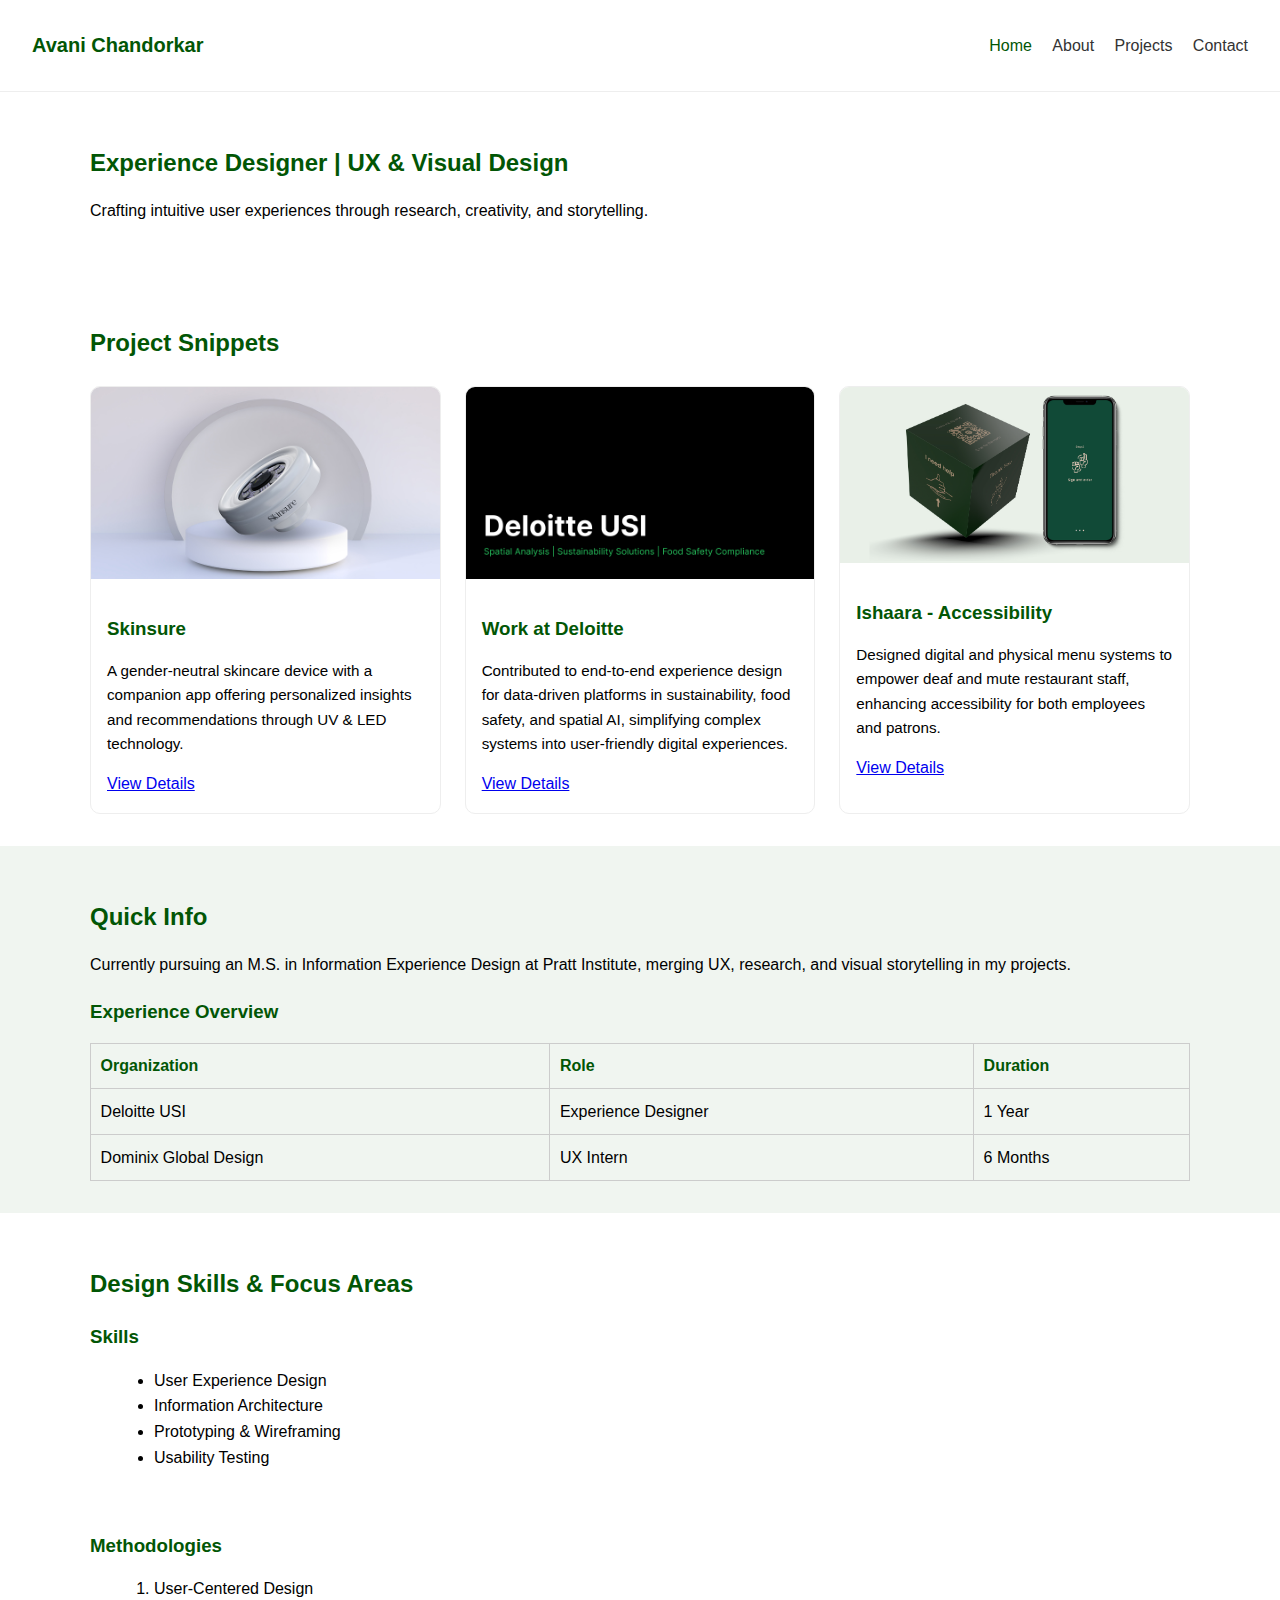
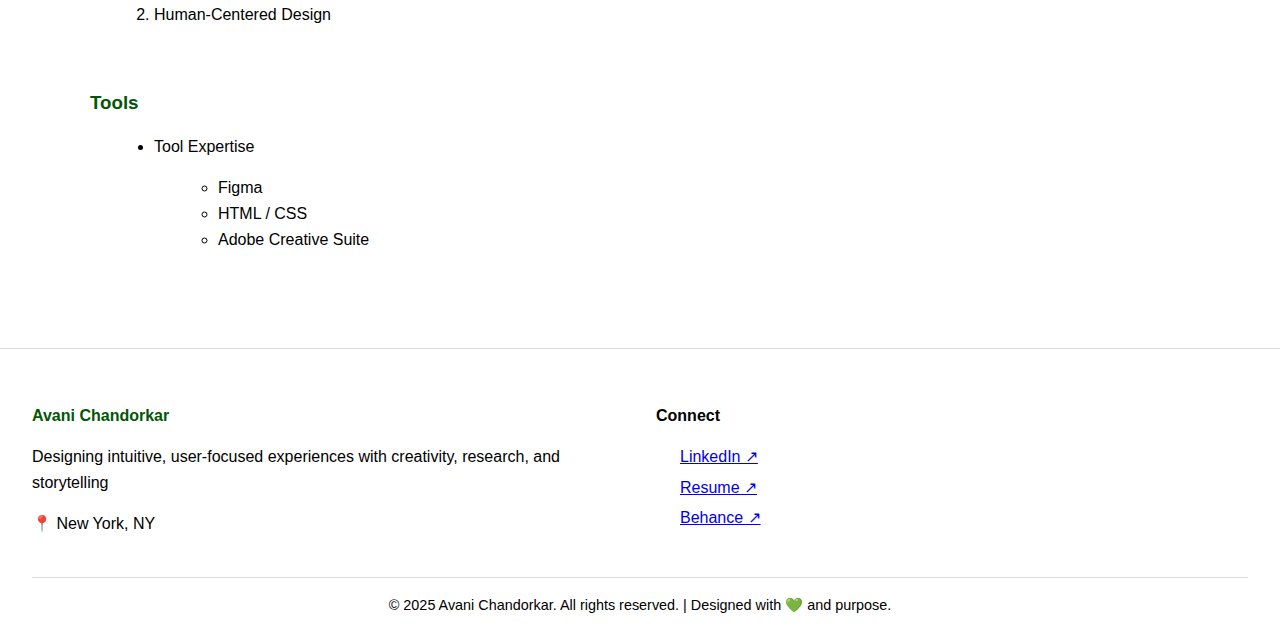
<file: index.html>
<!DOCTYPE html>
<html lang="en">
<head>


<meta charset="UTF-8">
<meta name="viewport" content="width=device-width">
<title>Avani Chandork | Experience Designer</title>
<link rel="stylesheet" href="mystyle.css">


  <!-- Acknowledgement: All textual content has been paraphrased through AI. Some concepts that are not covered in class are referenced from w3schools.com -->
</head>
<body>

<header class="header-bar">
  <div class="header-inner-container">
    <h1 class="site-logo">Avani Chandorkar</h1>
    <nav class="site-nav">
      <a href="index.html" class="nav-link active">Home</a>
      <a href="about.html" class="nav-link">About</a>
      <a href="projects.html" class="nav-link">Projects</a>
      <a href="contact.html" class="nav-link">Contact</a>
    </nav>
  </div>
</header>

<section class="main-hero">
  <div class="content-container">
    <h2 class="hero-title">Experience Designer | UX & Visual Design</h2>
    <p class="hero-subtitle">Crafting intuitive user experiences through research, creativity, and storytelling.</p>
  </div>
</section>

<section class="projects-preview">
<div class="content-container">
  <h2>Project Snippets</h2>

  <div class="project project-cards">
    <div class="project-card">
      <img src="Skinsure.jpg" alt="Skinsure">
      <div class="project-info">
        <h3>Skinsure</h3>
        <p>A gender-neutral skincare device with a companion app offering personalized insights and recommendations through UV & LED technology.</p>
        <a href="projects.html#foodsafety" class="project-btn">View Details</a>
      </div>
  </div>

<div class="project-card">
  <img src="DeloitteUSI.jpg" alt="Deloitte">
  <div class="project-info">
    <h3>Work at Deloitte</h3>
    <p>Contributed to end-to-end experience design for data-driven platforms in sustainability, food safety, and spatial AI, simplifying complex systems into user-friendly digital experiences.</p>
    <a href="projects.html#spatial" class="project-btn">View Details</a>
  </div>
</div>
    
      <div class="project-card">
        <img src="Ishaara.jpg" alt="Ishaara">
        <div class="project-info">
          <h3>Ishaara - Accessibility</h3>
          <p>Designed digital and physical menu systems to empower deaf and mute restaurant staff, enhancing accessibility for both employees and patrons.</p>
          <a href="projects.html#sustainability" class="project-btn">View Details</a>
        </div>
      </div>
    </div>
  </div>
</section>

<section class="quick-info" style="background-color:#F0F5F0;">
  <div class="content-container">
    <h2>Quick Info</h2>
    <p>Currently pursuing an M.S. in Information Experience Design at Pratt Institute, merging UX, research, and visual storytelling in my projects.</p>

    <h3>Experience Overview</h3>
    <table>
      <thead>
        <tr>
          <th>Organization</th>
          <th>Role</th>
          <th>Duration</th>
        </tr>
      </thead>
      <tbody>
        <tr>
          <td>Deloitte USI</td>
          <td>Experience Designer</td>
          <td>1 Year</td>
        </tr>
        <tr>
          <td>Dominix Global Design</td>
          <td>UX Intern</td>
          <td>6 Months</td>
        </tr>
      </tbody>
    </table>
  </div>
</section>

<section class="skills-section">
  <div class="content-container">
    <h2>Design Skills & Focus Areas</h2>

    <h3>Skills</h3>
    <ul>
      <li>User Experience Design</li>
      <li>Information Architecture</li>
      <li>Prototyping & Wireframing</li>
      <li>Usability Testing</li>
    </ul>
<br>
    <h3>Methodologies</h3>
    <ol>
      <li>User-Centered Design</li>
      <li>Human-Centered Design</li>
    </ol>
<br>
    <h3>Tools</h3>
    <ul>
      <li>Tool Expertise
        <ul>
          <li>Figma</li>
          <li>HTML / CSS</li>
          <li>Adobe Creative Suite</li>
        </ul>
      </li>
    </ul>
  </div>
</section>

<footer class="footer-bar">
<div class="footer-inner">
  <div class="footer-section">
    <h4 style="color: #025605;">Avani Chandorkar</h4>
    <p>Designing intuitive, user-focused experiences with creativity, research, and storytelling</p>
    <p>📍 New York, NY</p> 
    <!-- Emoji enetered with CMD+CTRL+SPACE on MAC -->
  </div>

  <div class="footer-section">
    <h4>Connect</h4>
    <ul>
      <li><a href="#">LinkedIn ↗</a></li>
      <li><a href="#">Resume ↗</a></li>
      <li><a href="#">Behance ↗</a></li>
    </ul>
  </div>
</div>

<p class="footer-note">© 2025 Avani Chandorkar. All rights reserved. | Designed with 💚 and purpose.</p> 
<!-- Emoji entered with CMD+CTRL+SPACE on Mac -->
 </footer>

 </body>
 </html>
</file>
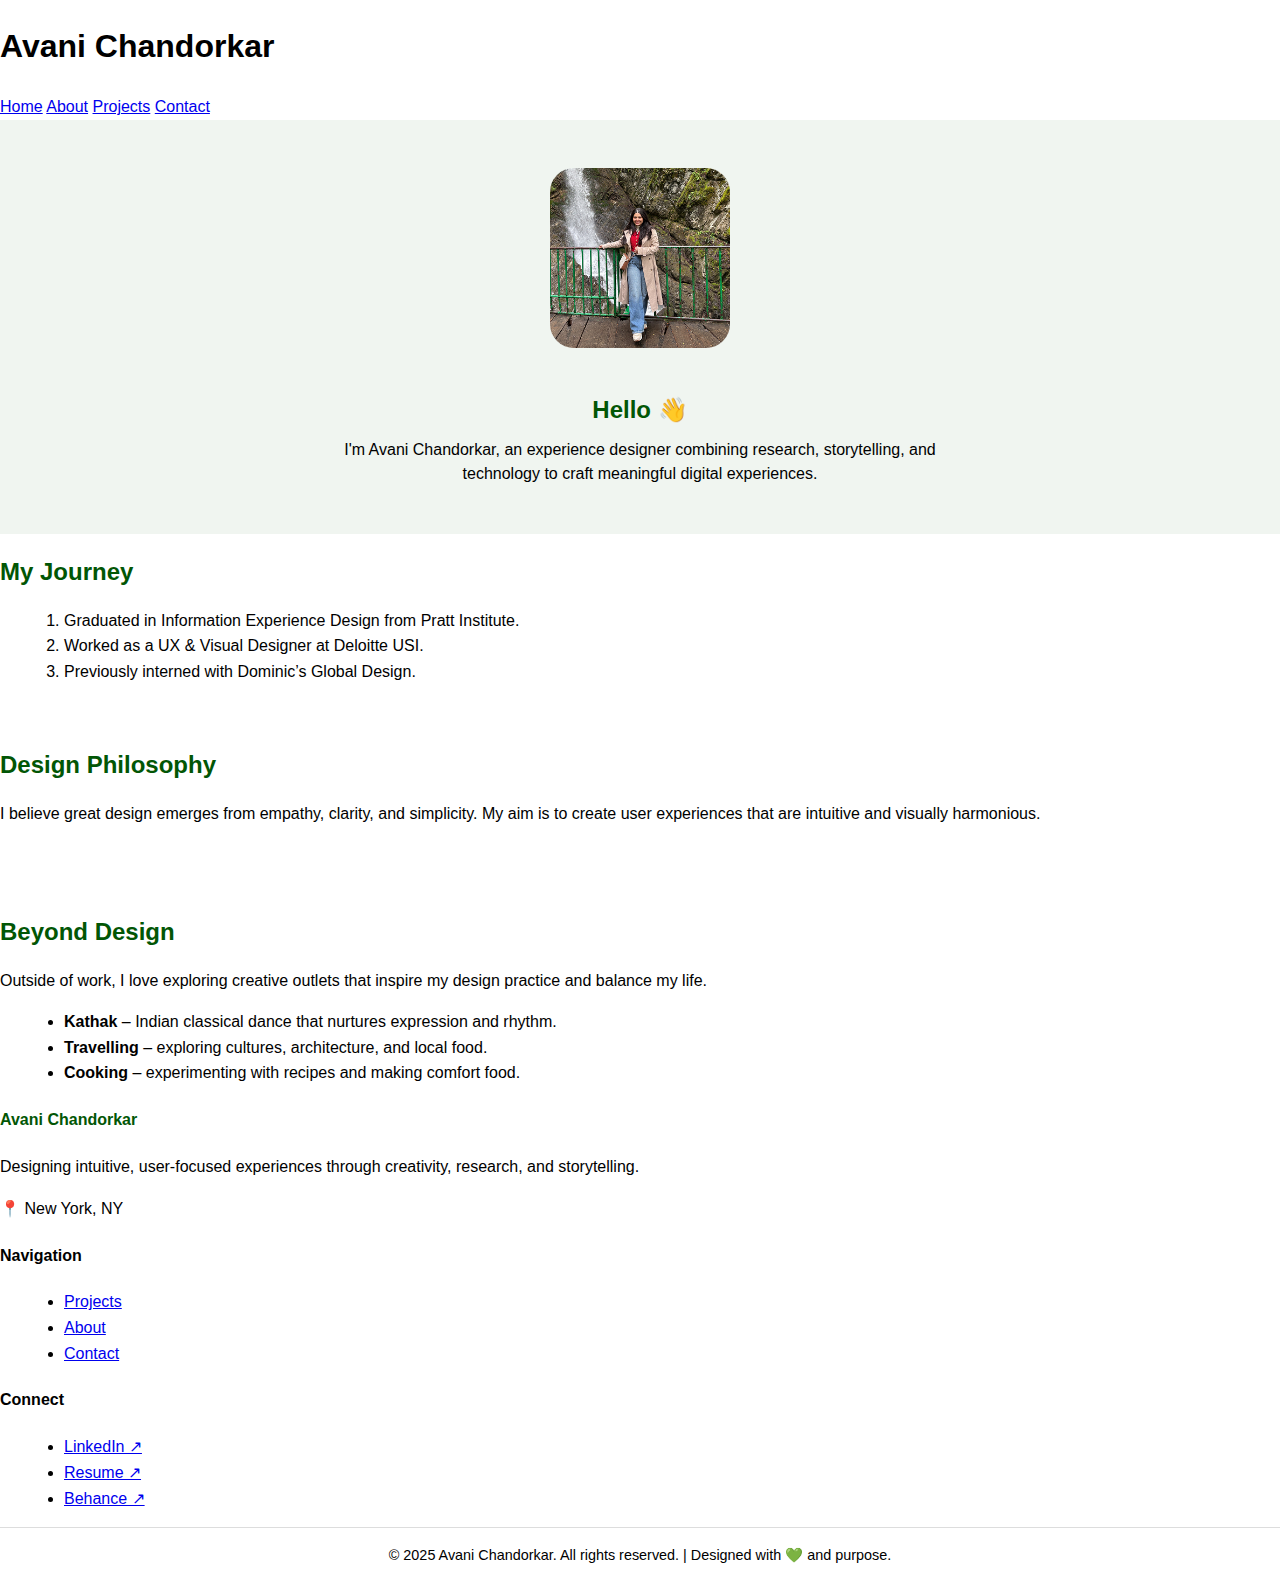
<file: about.html>
<!DOCTYPE html>
<html lang="en">
<head>
  <meta charset="UTF-8">
  <meta name="viewport" content="width=device-width, initial-scale=1.0">
  <title>About | Avani Chandorkar</title>
  <link rel="stylesheet" href="mystyle.css">
  <!-- Acknowledgement: All textual content on this page has been paraphrased with AI assistance. 
Some concepts or code examples not covered in class have been referenced from w3schools.com.  -->
</head>
<body>

  <header class="site-header">
    <div class="container header-inner">
      <h1 class="logo">Avani Chandorkar</h1>
      <nav class="main-nav">
        <a href="index.html">Home</a>
        <a href="about.html" class="active">About</a>
        <a href="projects.html">Projects</a>
        <a href="contact.html">Contact</a>
      </nav>
    </div>
  </header>


  <section class="hero-section" style="background:#F0F5F0;">
    <div class="container about-hero">
      <img src="Me.jpg" alt="Avani Chandorkar" class="about-photo">
      <div class="about-intro">
        <h2>Hello 👋</h2>
        <p>I'm Avani Chandorkar, an experience designer combining research, storytelling, and technology to craft meaningful digital experiences.</p>
      </div>
    </div>
  </section>

 
  <section class="container">
    <h2>My Journey</h2>
    <ol>
      <li>Graduated in Information Experience Design from Pratt Institute.</li>
      <li>Worked as a UX & Visual Designer at Deloitte USI.</li>
      <li>Previously interned with Dominic’s Global Design.</li>
    </ol>

    <br>

    <h2>Design Philosophy</h2>
    <p>I believe great design emerges from empathy, clarity, and simplicity. My aim is to create user experiences that are intuitive and visually harmonious.</p>

    <br><br>

    <h2>Beyond Design</h2>
    <p>Outside of work, I love exploring creative outlets that inspire my design practice and balance my life.</p>

    <ul>
      <li><strong>Kathak</strong> – Indian classical dance that nurtures expression and rhythm.</li>
      <li><strong>Travelling</strong> – exploring cultures, architecture, and local food.</li>
      <li><strong>Cooking</strong> – experimenting with recipes and making comfort food.</li>
    </ul>
  </section>


  <footer id="footer">
    <div class="container footer-grid">
      <div>
        <h4 style="color:#025605;">Avani Chandorkar</h4>
        <p>Designing intuitive, user-focused experiences through creativity, research, and storytelling.</p>
        <p>📍 New York, NY</p>
      </div>
      <div>
        <h4>Navigation</h4>
        <ul>
          <li><a href="index.html">Projects</a></li>
          <li><a href="about.html">About</a></li>
          <li><a href="contact.html">Contact</a></li>
        </ul>
      </div>
      <div>
        <h4>Connect</h4>
        <ul>
          <li><a href="#">LinkedIn ↗</a></li>
          <li><a href="#">Resume ↗</a></li>
          <li><a href="#">Behance ↗</a></li>
        </ul>
      </div>
    </div>
    <p class="footer-note">© 2025 Avani Chandorkar. All rights reserved. | Designed with 💚 and purpose.</p>
  </footer>

</body>
</html>
</file>
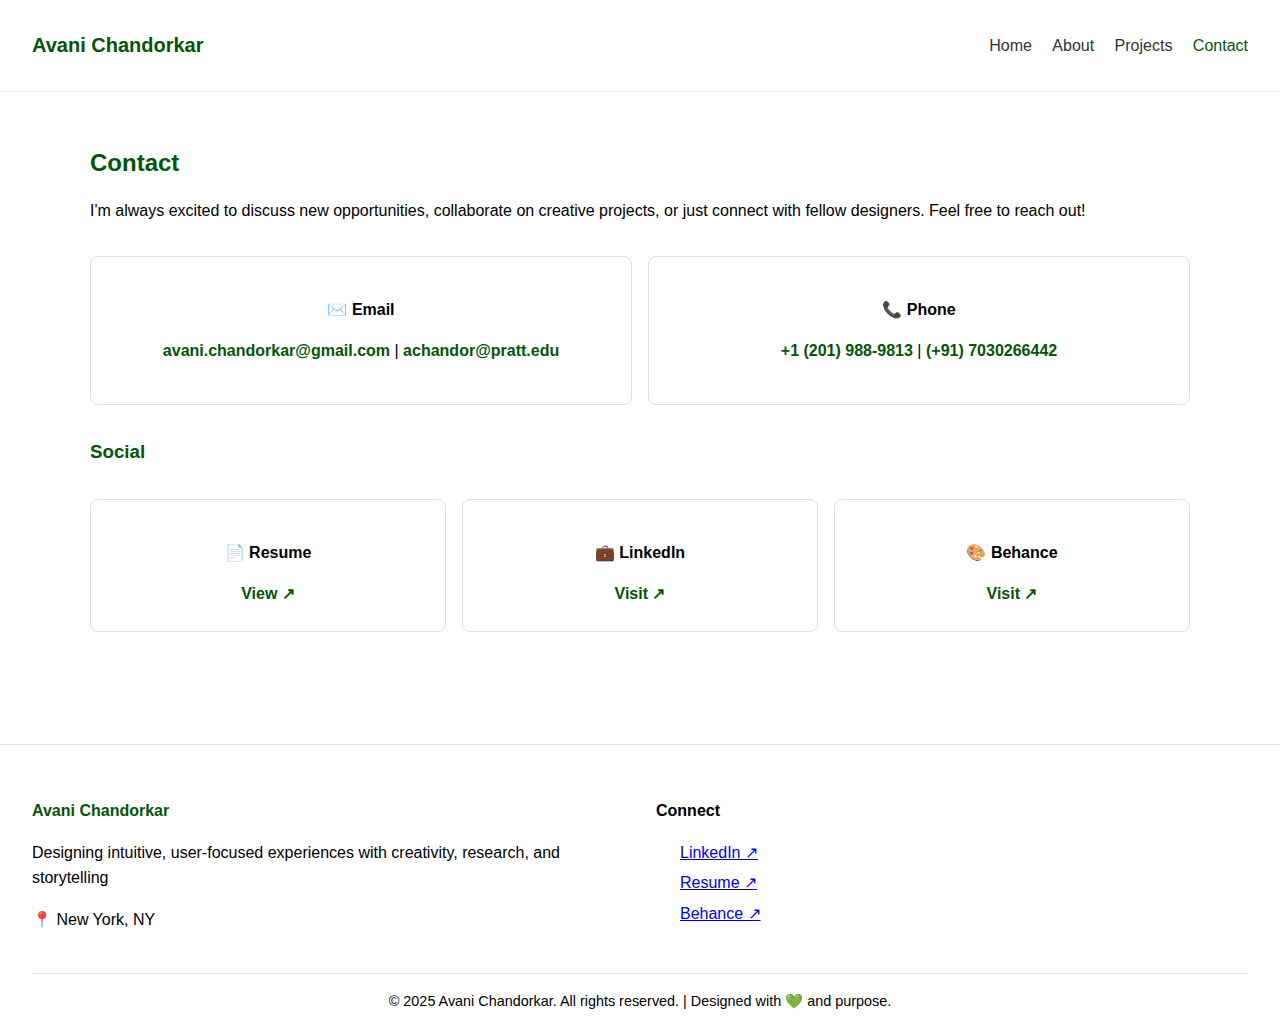
<file: contact.html>
<!DOCTYPE html>
<html lang="en">
<head>
  <meta charset="UTF-8">
  <meta name="viewport" content="width=device-width">
  <title>Contact | Avani Chandorkar</title>
  <link rel="stylesheet" href="mystyle.css">
  
  <!-- Acknowledgement: All textual content on this page has been paraphrased with AI assistance. 
Some concepts or code examples that are not covered in class have been referenced from w3schools.com. -->

</head>
<body>


  <header class="header-bar">
  <div class="header-inner-container">
    <h1 class="site-logo">Avani Chandorkar</h1>
    <nav class="site-nav">
      <a href="index.html" class="nav-link">Home</a>
      <a href="about.html">About</a>
      <a href="projects.html" class="nav-link">Projects</a>
      <a href="contact.html" class="active">Contact</a>
    </nav>
  </div>
</header>


  <div class="content-container contact-page">
    <div class="section-title">
      <h2 style="color:#025605;">Contact</h2>
    </div>
    <p>I'm always excited to discuss new opportunities, collaborate on creative projects, or just connect with fellow designers. Feel free to reach out!</p>


    <div class="contact-cards">
      <div class="contact-card">
        <!-- Emoji used: ✉️ via cmd+ctrl+space on Mac -->
        <p>✉️ <strong>Email</strong></p>
        <p>
          <a href="mailto:avani.chandorkar@gmail.com">avani.chandorkar@gmail.com</a> | 
          <a href="mailto:achandor@pratt.edu">achandor@pratt.edu</a>
        </p>
      </div>

      <div class="contact-card">
        <!-- Emoji used: 📞 via cmd+ctrl+space on Mac -->
        <p>📞 <strong>Phone</strong></p>
        <p>
          <a href="tel:+12019889813">+1 (201) 988-9813</a> | 
          <a href="tel:+917030266442">(+91) 7030266442</a>
        </p>
      </div>
    </div>

  
    <div class="section-title">
      <h3>Social</h3>
    </div>
    <div class="social-cards">
      <div class="social-card">
        <!-- Emoji used: 📄 via cmd+ctrl+space on Mac -->
        <p>📄 <strong>Resume</strong></p>
        <a href="#" target="_blank">View ↗</a>
      </div>

      <div class="social-card">
        <!-- Emoji used: 💼 via cmd+ctrl+space on Mac -->
        <p>💼 <strong>LinkedIn</strong></p>
        <a href="#" target="_blank">Visit ↗</a>
      </div>

      <div class="social-card">
        <!-- Emoji used: 🎨 via cmd+ctrl+space on Mac -->
        <p>🎨 <strong>Behance</strong></p>
        <a href="#" target="_blank">Visit ↗</a>
      </div>
    </div>
  </div>


 <footer class="footer-bar">
<div class="footer-inner">
  <div class="footer-section">
    <h4 style="color: #025605;">Avani Chandorkar</h4>
    <p>Designing intuitive, user-focused experiences with creativity, research, and storytelling</p>
    <p>📍 New York, NY</p> 
    <!-- Emoji enetered with CMD+CTRL+SPACE on MAC -->
  </div>

  <div class="footer-section">
    <h4>Connect</h4>
    <ul>
      <li><a href="#">LinkedIn ↗</a></li>
      <li><a href="#">Resume ↗</a></li>
      <li><a href="#">Behance ↗</a></li>
    </ul>
  </div>
</div>

<p class="footer-note">© 2025 Avani Chandorkar. All rights reserved. | Designed with 💚 and purpose.</p> 
<!-- Emoji entered with CMD+CTRL+SPACE on Mac -->
 </footer>

 </body>
 </html>
</file>
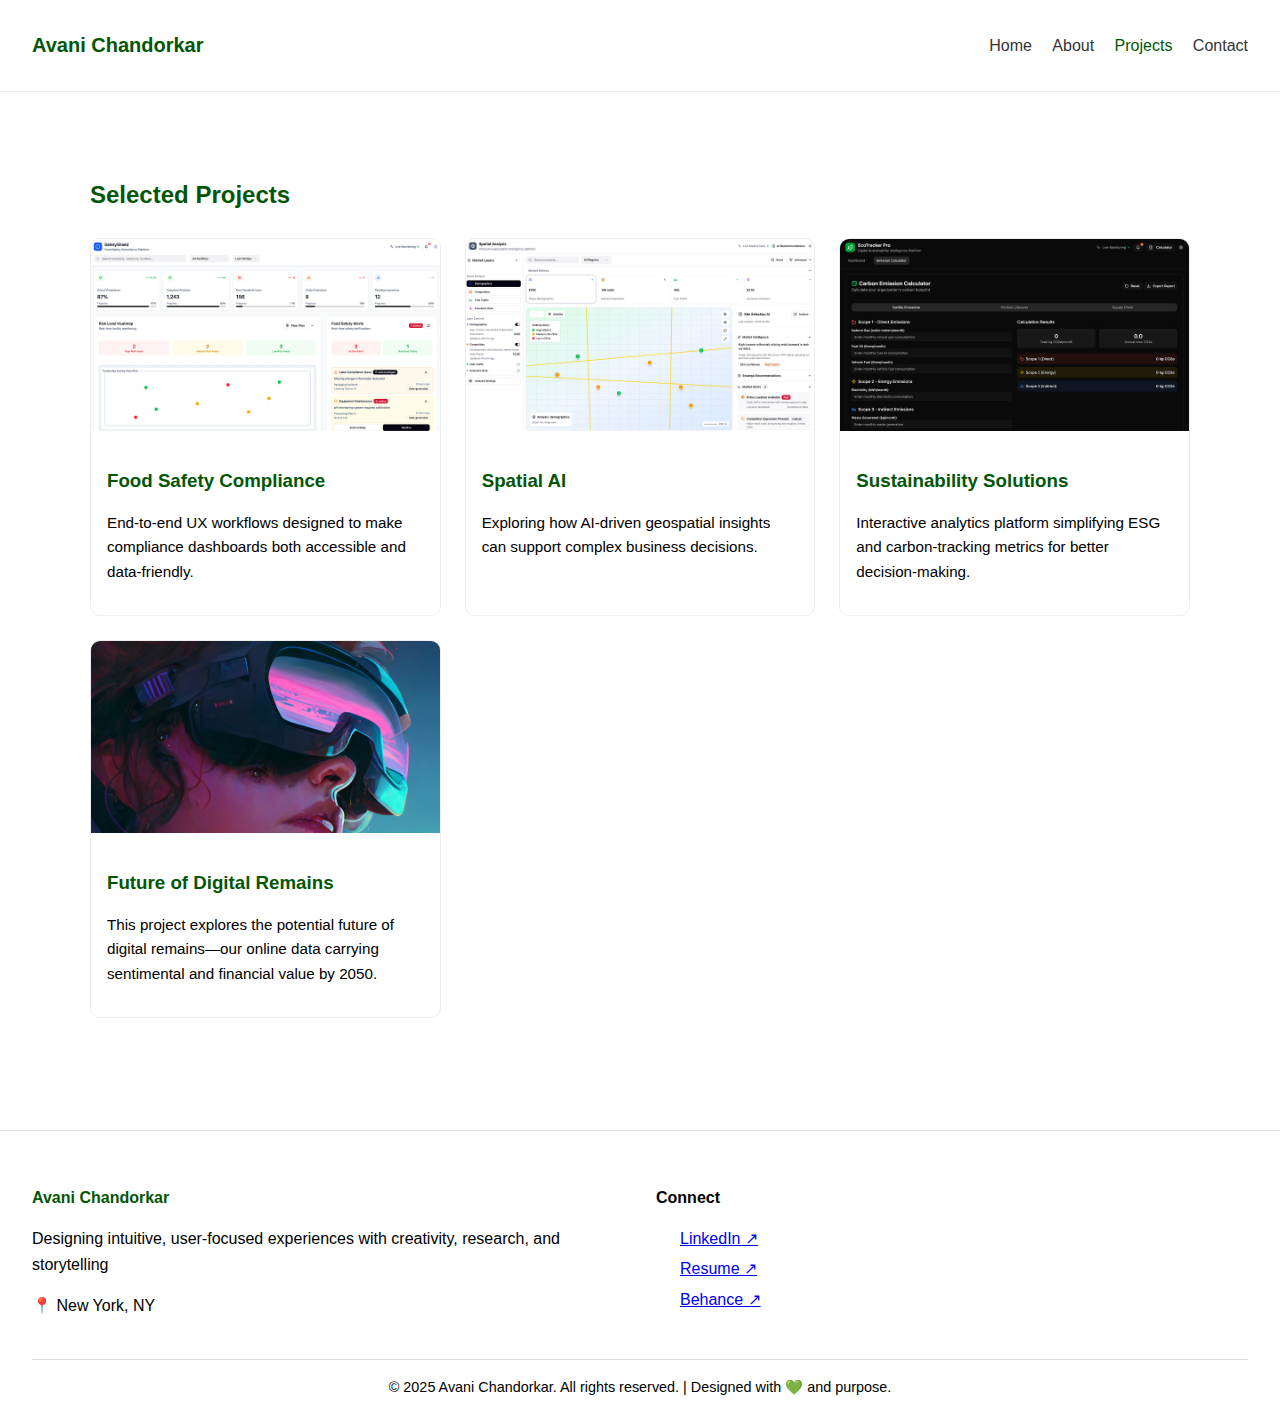
<file: projects.html>
<!DOCTYPE html>
<html lang="en">
<head>


<meta charset="UTF-8">
<meta name="viewport" content="width=device-width">
<title>Avani Chandorkar | Experience Designer</title>
<link rel="stylesheet" href="mystyle.css">


  <!-- Acknowledgement: All textual content has been paraphrased through AI. Some concepts that are not covered in class are referenced from w3schools.com -->
</head>
<body>


<header class="header-bar">
  <div class="header-inner-container">
    <h1 class="site-logo">Avani Chandorkar</h1>
    <nav class="site-nav">
      <a href="index.html" class="nav-link">Home</a>
      <a href="about.html" class="nav-link">About</a>
      <a href="projects.html" class="nav-link active">Projects</a>
      <a href="contact.html" class="nav-link">Contact</a>
    </nav>
  </div>
  
</header>

<section class="projects-section">
  <div class="content-container">
    <h2>Selected Projects</h2>

    <div class="project-cards">
      <div class="project-card">
        <img src="Food_Compliance.jpg" alt="Food Safety Compliance mockup">
        <div class="project-info">
          <h3 id="foodsafety">Food Safety Compliance</h3>
          <p>End-to-end UX workflows designed to make compliance dashboards both accessible and data-friendly.</p>
        </div>
      </div>

    <div class="project-card">
      <img src="Spatial_AI.jpg" alt="Spatial AI Visualization">
      <div class="project-info">
        <h3 id="spatial">Spatial AI</h3>
        <p>Exploring how AI-driven geospatial insights can support complex business decisions.</p>
      </div>
    </div>

    <div class="project-card">
      <img src="Sustainability_Solutions.jpg" alt="Sustainability Solutions mockup">
      <div class="project-info">
        <h3 id="sustainability">Sustainability Solutions</h3>
        <p>Interactive analytics platform simplifying ESG and carbon-tracking metrics for better decision-making.</p>
      </div>
    </div>

<div class="project-card">
      <img src="AR_VR.jpg" alt="AR/VR Mockup">
      <div class="project-info">
        <h3 id="AR-VR">Future of Digital Remains</h3>
        <p>This project explores the potential future of digital remains—our online data carrying sentimental and financial value by 2050.</p>
      </div>
    </div>


    </div>
  </div>
</section>

<footer class="footer-bar">
<div class="footer-inner">
  <div class="footer-section">
    <h4 style="color: #025605;">Avani Chandorkar</h4>
    <p>Designing intuitive, user-focused experiences with creativity, research, and storytelling</p>
    <p>📍 New York, NY</p> 
    <!-- Emoji enetered with CMD+CTRL+SPACE on MAC -->
  </div>

  <div class="footer-section">
    <h4>Connect</h4>
    <ul>
      <li><a href="#">LinkedIn ↗</a></li>
      <li><a href="#">Resume ↗</a></li>
      <li><a href="#">Behance ↗</a></li>
    </ul>
  </div>
</div>

<p class="footer-note">© 2025 Avani Chandorkar. All rights reserved. | Designed with 💚 and purpose.</p> 
<!-- Emoji entered with CMD+CTRL+SPACE on Mac -->
 </footer>

 </body>
 </html>
</file>
<file: mystyle.css>
/* The colors and font styles are based on my current live website */

body {
  font-family: "Inter", Arial, sans-serif;
  background-color: #ffffff;
  color: #000;
  line-height: 1.6;
  margin: 0;
  padding: 0;
}

.content-container {
  width: min(1100px, 90%);
  margin: 0 auto;
  padding: 2rem 0;
}


.header-bar {
  background-color: #fff;
  border-bottom: 1px solid #eee;
  position: sticky;
  top: 0;
  z-index: 10;
}

.header-inner-container {
  display: flex;
  align-items: center;
  justify-content: space-between;
  padding: 1rem 2rem; 
}

.site-logo {
  color: #025605;
  font-size: 1.25rem;
}

.site-nav a {
  margin-left: 1rem;
  color: #333;
  text-decoration: none;
}

.site-nav a:hover {
  text-decoration: underline;
}

.site-nav a.active {
  color: #025605;
}


.hero-section, .about-hero-section {
  text-align: center;
  padding: 3rem 1rem;
}

.about-photo {
  width: 180px;
  height: 180px;
  border-radius: 24px;
  object-fit: cover;
  margin-bottom: 1rem;
}

.about-intro h2 {
  color: #025605;
  margin-bottom: 0.5rem;
}

.about-intro p {
  color: #000;
  max-width: 600px;
  margin: 0 auto;
  line-height: 1.5;
}


.projects-section, .journey-section {
  padding: 2rem 0;
}

.project-cards, .card-grid {
  display: grid;
  grid-template-columns: repeat(auto-fit, minmax(280px, 1fr));
  gap: 1.5rem;
  margin-top: 1.5rem;
}

.project-card, .card {
  border: 1px solid #eee;
  border-radius: 10px;
  overflow: hidden;
  background-color: #fff;
}

.project-card img, .card img {
  width: 100%;
  display: block;
  height: auto;
}

.project-info, .card-text {
  padding: 1rem;
}

.project-info h3, .card-text h3 {
  color: #025605;
  margin-bottom: 0.5rem;
}

.project-info p, .card-text p {
  color: #000;
  font-size: 0.95rem;
}

.btn {
  display: inline-block;
  margin-top: 0.5rem;
  background-color: #025605;
  color: #fff;
  padding: 0.4rem 0.8rem;
  border-radius: 4px;
  text-decoration: none;
  font-size: 0.9rem;
}

.btn:hover {
  opacity: 0.9;
}


table {
  width: 100%;
  border-collapse: collapse;
  margin-top: 1rem;
}

th, td {
  border: 1px solid #ccc;
  padding: 0.6rem;
  text-align: left;
}

th {
  background-color: #F0F5F0;
  color: #025605;
}


ul, ol {
  margin: 1rem 0 1rem 1.5rem;
}

h2, h3 {
  color: #025605;
  margin-bottom: 0.5rem;
}


.footer-bar {
  border-top: 1px solid #ddd;
  padding-top: 2rem;
  margin-top: 3rem;
  padding-left: 2rem;  
  padding-right: 2rem;
}

.footer-inner {
  display: grid;
  grid-template-columns: repeat(auto-fit, minmax(220px, 1fr));
  gap: 2rem;
  margin-bottom: 1.5rem;
}

.footer-section h4 {
  margin-bottom: 0.5rem;
}

.footer-section ul {
  list-style: none;
  padding: 0;
}

.footer-section li {
  margin-bottom: 0.3rem;
}

.footer-note {
  text-align: center;
  color: black;
  font-size: 0.9rem;
  border-top: 1px solid #ddd;
  padding-top: 1rem;
}

/* Contact Section has additional css for for a specific card layout */

.contact-page {
  padding: 2rem 0;
}

.contact-cards, .social-cards {
  display: flex;
  flex-wrap: wrap;
  gap: 1rem;
  margin: 2rem 0;
}

.contact-card, .social-card {
  flex: 1;
  min-width: 260px;
  border: 1px solid #ddd;
  border-radius: 8px;
  padding: 1.5rem;
  background-color: #fff;
  text-align: center;
}

.contact-card a, .social-card a {
  color: #025605;
  font-weight: 600;
  text-decoration: none;
}

.contact-card a:hover, .social-card a:hover {
  text-decoration: underline;
}
</file>
